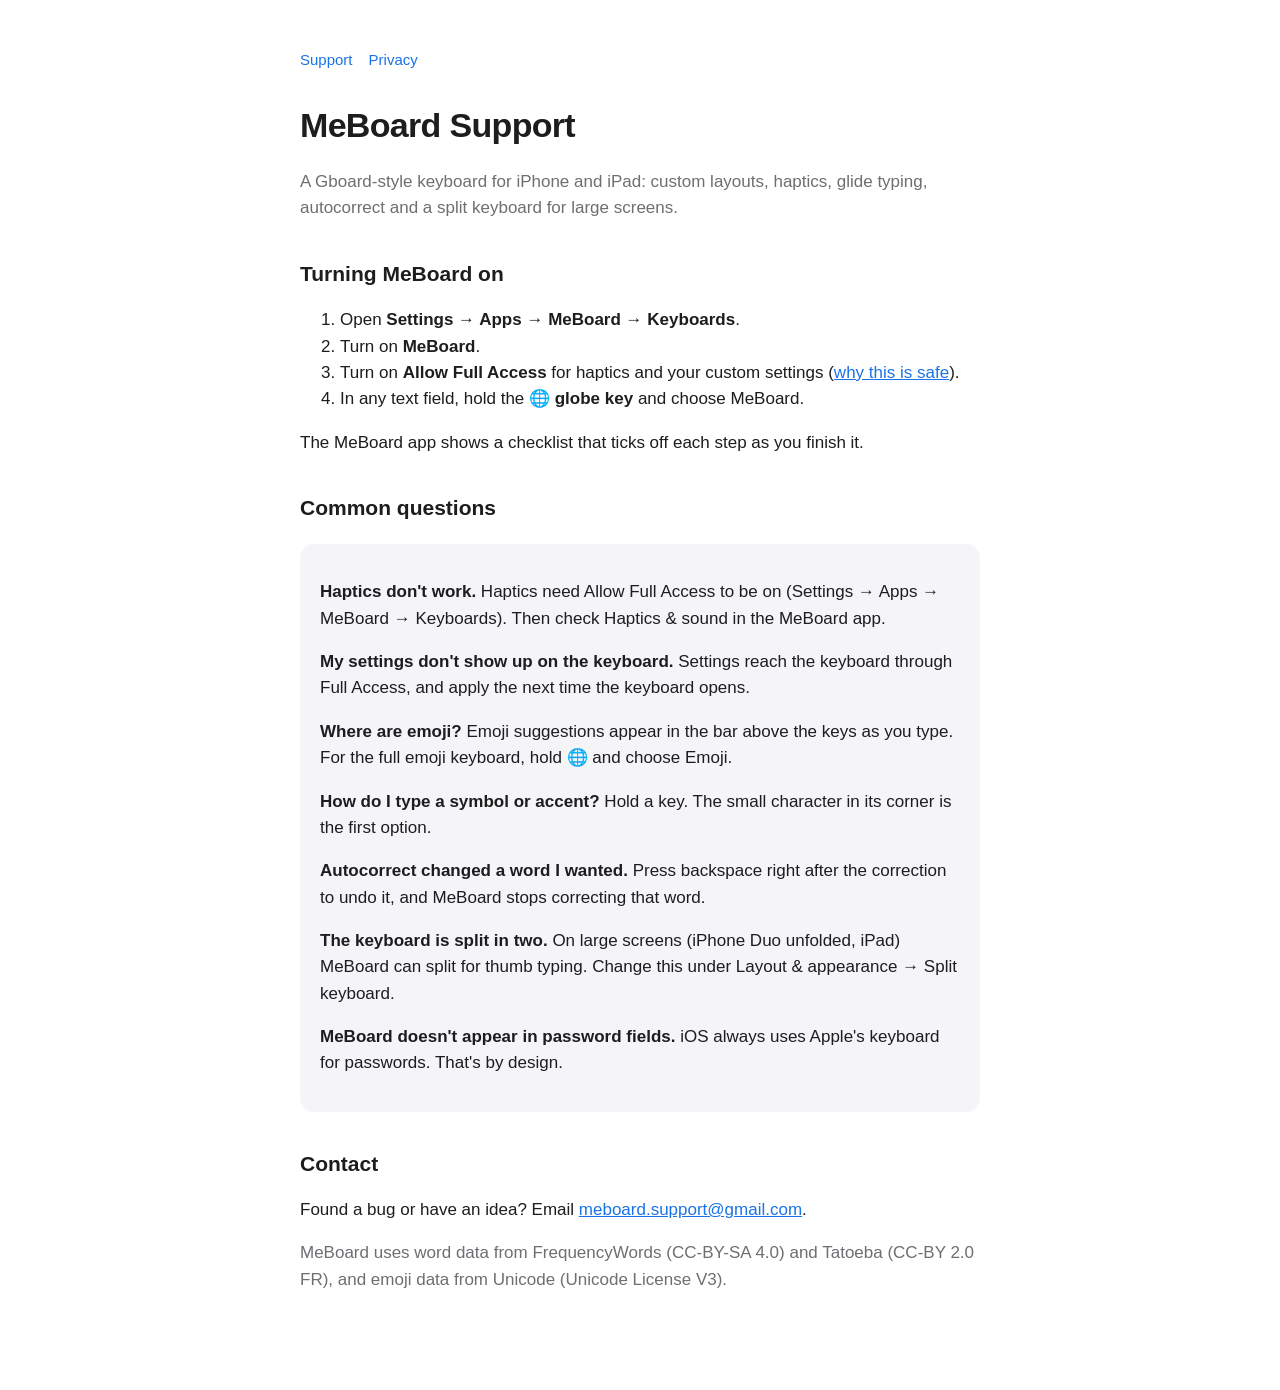
<file: index.html>
<!doctype html>
<html lang="en">
<head>
<meta charset="utf-8">
<meta name="viewport" content="width=device-width, initial-scale=1">
<title>MeBoard Support</title>
<link rel="stylesheet" href="style.css">
</head>
<body>
<main>
<nav><a href="index.html">Support</a><a href="privacy.html">Privacy</a></nav>
<h1>MeBoard Support</h1>
<p class="muted">A Gboard-style keyboard for iPhone and iPad: custom layouts, haptics, glide typing, autocorrect and a split keyboard for large screens.</p>

<h2>Turning MeBoard on</h2>
<ol>
<li>Open <strong>Settings → Apps → MeBoard → Keyboards</strong>.</li>
<li>Turn on <strong>MeBoard</strong>.</li>
<li>Turn on <strong>Allow Full Access</strong> for haptics and your custom settings (<a href="privacy.html">why this is safe</a>).</li>
<li>In any text field, hold the <strong>🌐 globe key</strong> and choose MeBoard.</li>
</ol>
<p>The MeBoard app shows a checklist that ticks off each step as you finish it.</p>

<h2>Common questions</h2>
<div class="card">
<p><strong>Haptics don't work.</strong> Haptics need Allow Full Access to be on (Settings → Apps → MeBoard → Keyboards). Then check Haptics &amp; sound in the MeBoard app.</p>
<p><strong>My settings don't show up on the keyboard.</strong> Settings reach the keyboard through Full Access, and apply the next time the keyboard opens.</p>
<p><strong>Where are emoji?</strong> Emoji suggestions appear in the bar above the keys as you type. For the full emoji keyboard, hold 🌐 and choose Emoji.</p>
<p><strong>How do I type a symbol or accent?</strong> Hold a key. The small character in its corner is the first option.</p>
<p><strong>Autocorrect changed a word I wanted.</strong> Press backspace right after the correction to undo it, and MeBoard stops correcting that word.</p>
<p><strong>The keyboard is split in two.</strong> On large screens (iPhone Duo unfolded, iPad) MeBoard can split for thumb typing. Change this under Layout &amp; appearance → Split keyboard.</p>
<p><strong>MeBoard doesn't appear in password fields.</strong> iOS always uses Apple's keyboard for passwords. That's by design.</p>
</div>

<h2>Contact</h2>
<p>Found a bug or have an idea? Email <a href="mailto:meboard.support@gmail.com">meboard.support@gmail.com</a>.</p>
<p class="muted">MeBoard uses word data from FrequencyWords (CC-BY-SA 4.0) and Tatoeba (CC-BY 2.0 FR), and emoji data from Unicode (Unicode License V3).</p>
</main>
</body>
</html>
</file>
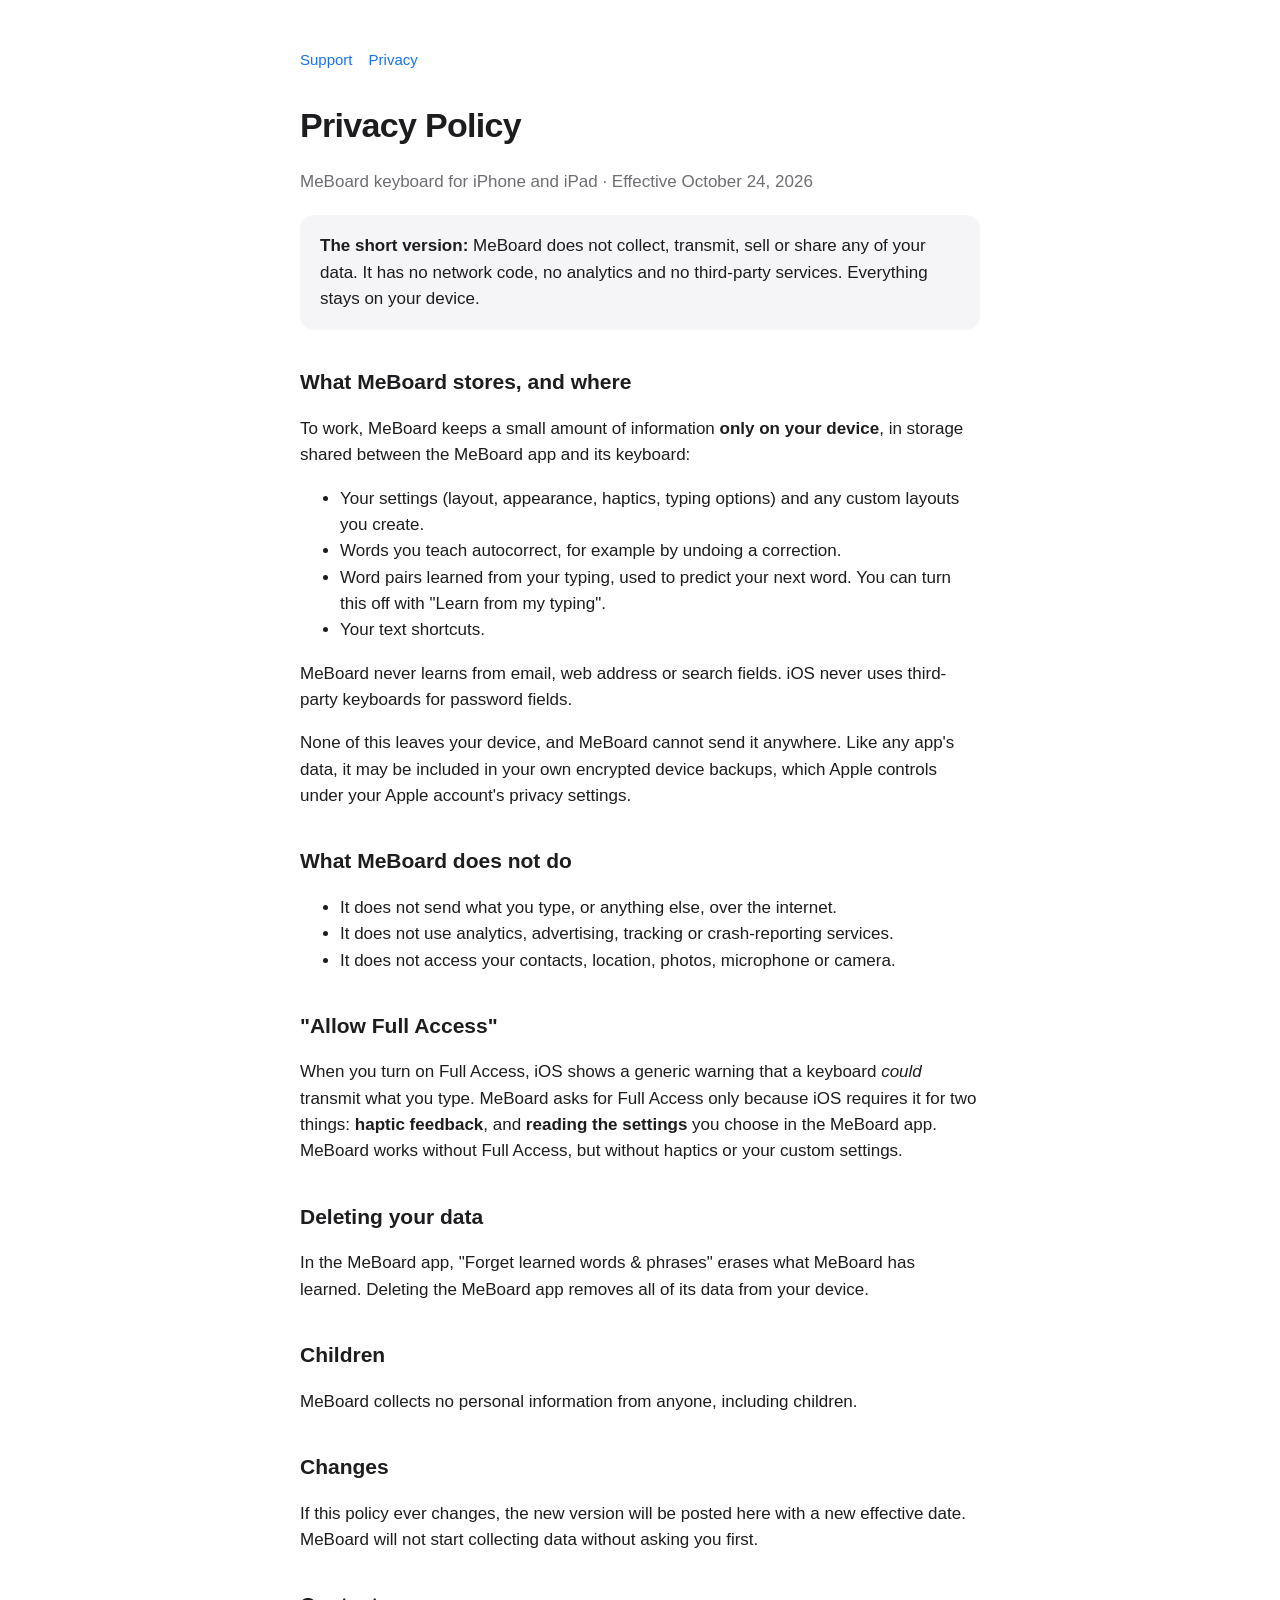
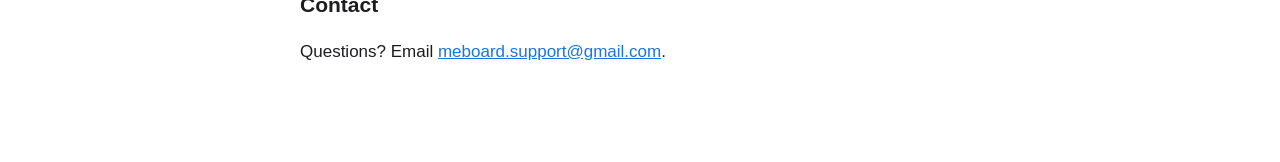
<file: privacy.html>
<!doctype html>
<html lang="en">
<head>
<meta charset="utf-8">
<meta name="viewport" content="width=device-width, initial-scale=1">
<title>MeBoard Privacy Policy</title>
<link rel="stylesheet" href="style.css">
</head>
<body>
<main>
<nav><a href="index.html">Support</a><a href="privacy.html">Privacy</a></nav>
<h1>Privacy Policy</h1>
<p class="muted">MeBoard keyboard for iPhone and iPad · Effective October 24, 2026</p>

<div class="card">
<strong>The short version:</strong> MeBoard does not collect, transmit, sell or share any of your data. It has no network code, no analytics and no third-party services. Everything stays on your device.
</div>

<h2>What MeBoard stores, and where</h2>
<p>To work, MeBoard keeps a small amount of information <strong>only on your device</strong>, in storage shared between the MeBoard app and its keyboard:</p>
<ul>
<li>Your settings (layout, appearance, haptics, typing options) and any custom layouts you create.</li>
<li>Words you teach autocorrect, for example by undoing a correction.</li>
<li>Word pairs learned from your typing, used to predict your next word. You can turn this off with "Learn from my typing".</li>
<li>Your text shortcuts.</li>
</ul>
<p>MeBoard never learns from email, web address or search fields. iOS never uses third-party keyboards for password fields.</p>
<p>None of this leaves your device, and MeBoard cannot send it anywhere. Like any app's data, it may be included in your own encrypted device backups, which Apple controls under your Apple account's privacy settings.</p>

<h2>What MeBoard does not do</h2>
<ul>
<li>It does not send what you type, or anything else, over the internet.</li>
<li>It does not use analytics, advertising, tracking or crash-reporting services.</li>
<li>It does not access your contacts, location, photos, microphone or camera.</li>
</ul>

<h2>"Allow Full Access"</h2>
<p>When you turn on Full Access, iOS shows a generic warning that a keyboard <em>could</em> transmit what you type. MeBoard asks for Full Access only because iOS requires it for two things: <strong>haptic feedback</strong>, and <strong>reading the settings</strong> you choose in the MeBoard app. MeBoard works without Full Access, but without haptics or your custom settings.</p>

<h2>Deleting your data</h2>
<p>In the MeBoard app, "Forget learned words &amp; phrases" erases what MeBoard has learned. Deleting the MeBoard app removes all of its data from your device.</p>

<h2>Children</h2>
<p>MeBoard collects no personal information from anyone, including children.</p>

<h2>Changes</h2>
<p>If this policy ever changes, the new version will be posted here with a new effective date. MeBoard will not start collecting data without asking you first.</p>

<h2>Contact</h2>
<p>Questions? Email <a href="mailto:meboard.support@gmail.com">meboard.support@gmail.com</a>.</p>
</main>
</body>
</html>
</file>
<file: style.css>
:root { --bg: #ffffff; --fg: #1d1d1f; --muted: #6e6e73; --accent: #1a73e8; --card: #f5f5f7; }
@media (prefers-color-scheme: dark) {
  :root { --bg: #000000; --fg: #f5f5f7; --muted: #a1a1a6; --accent: #8ab4f8; --card: #1c1c1e; }
}
* { box-sizing: border-box; }
body { margin: 0; background: var(--bg); color: var(--fg); font: 17px/1.55 -apple-system, BlinkMacSystemFont, "Segoe UI", sans-serif; }
main { max-width: 720px; margin: 0 auto; padding: 48px 20px 80px; }
h1 { font-size: 34px; margin: 0 0 6px; letter-spacing: -0.02em; }
h2 { font-size: 21px; margin: 36px 0 8px; }
p, li { color: var(--fg); }
.muted { color: var(--muted); }
a { color: var(--accent); }
.card { background: var(--card); border-radius: 14px; padding: 18px 20px; margin: 20px 0; }
nav { margin-bottom: 28px; font-size: 15px; }
nav a { margin-right: 16px; text-decoration: none; }
</file>
